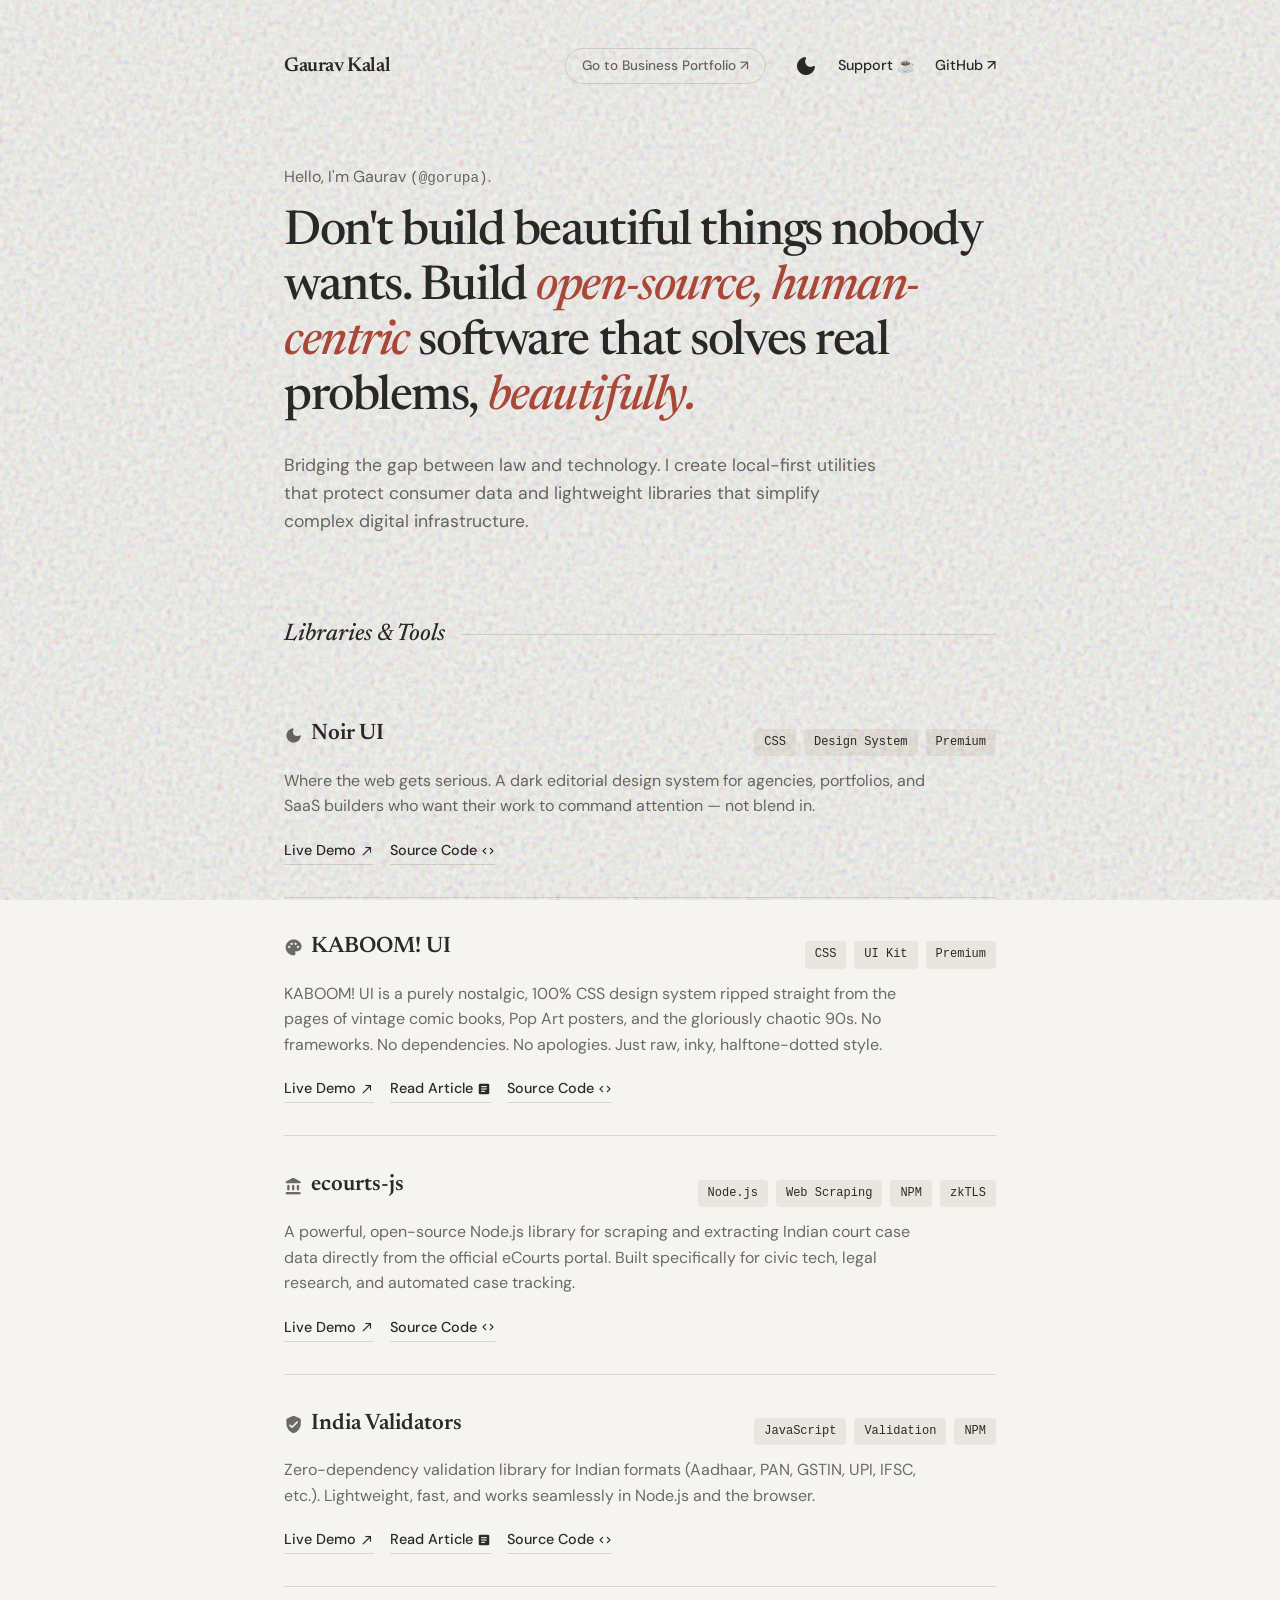
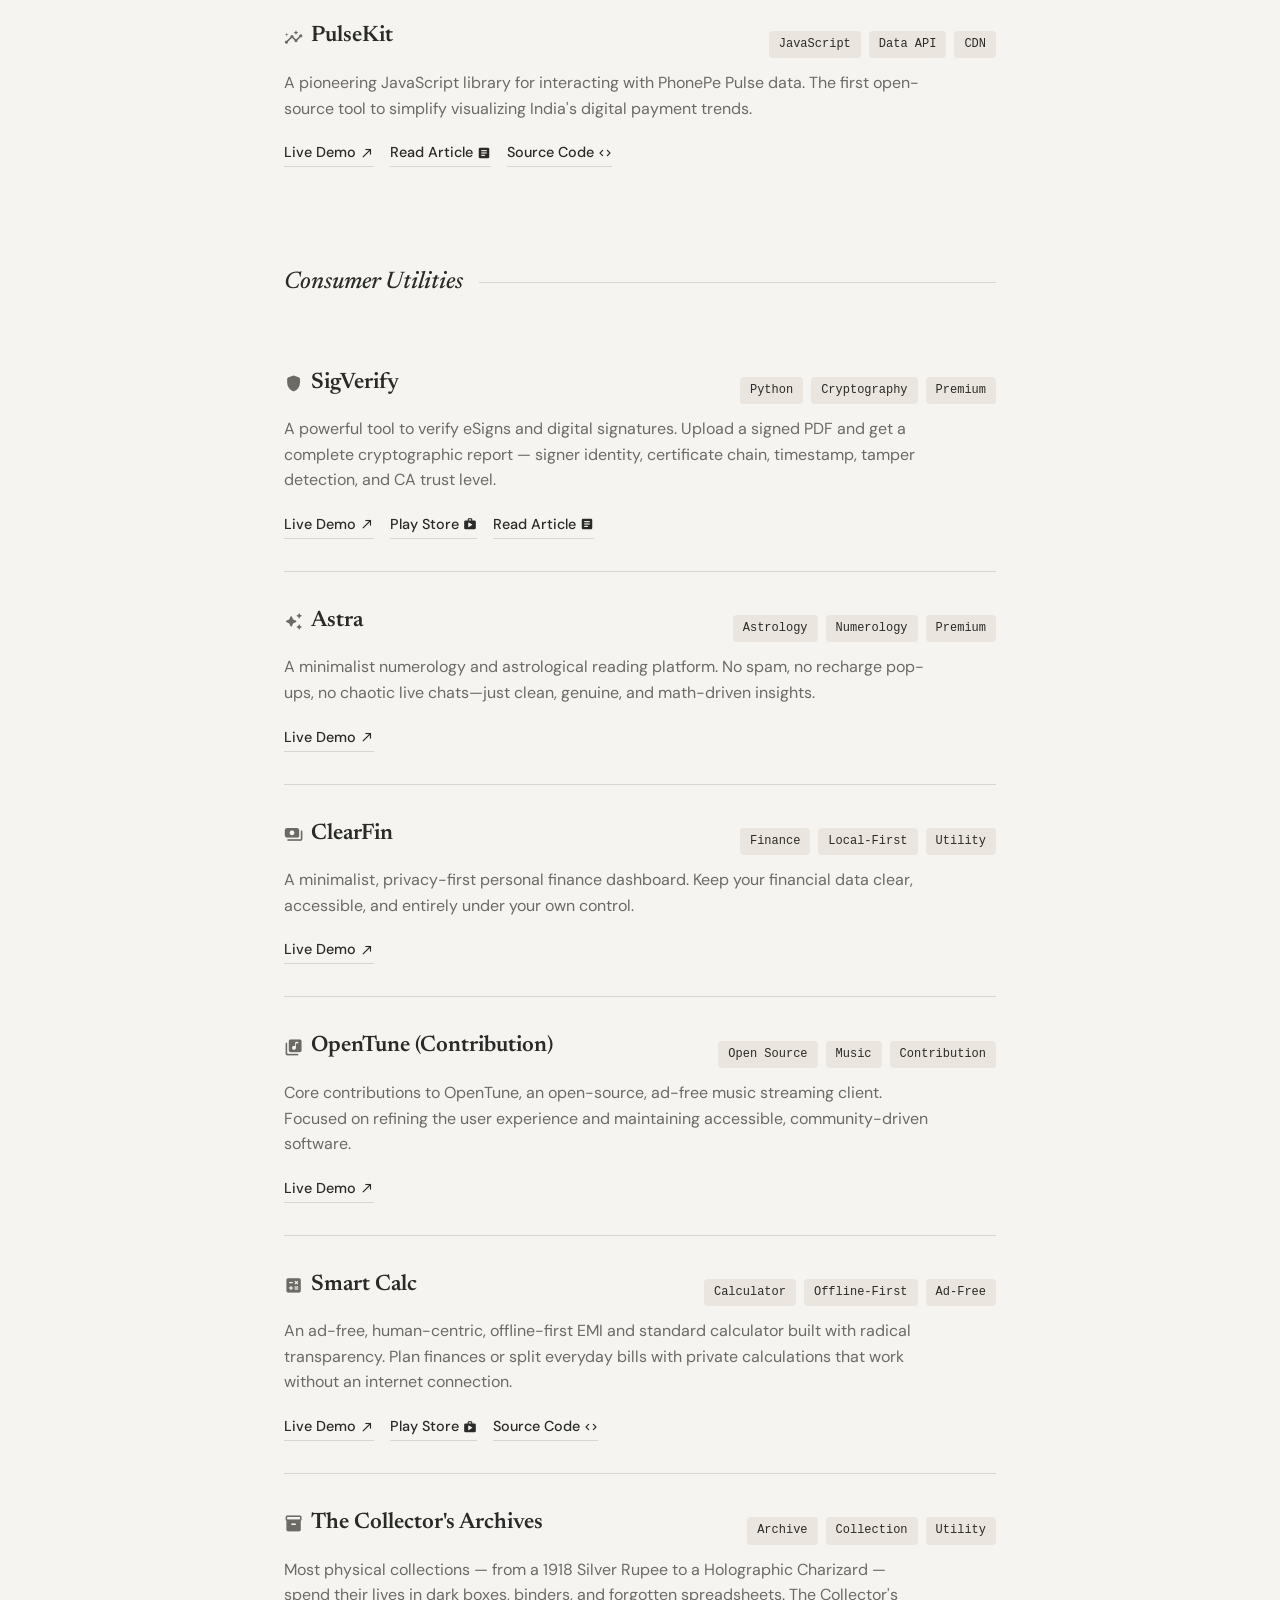
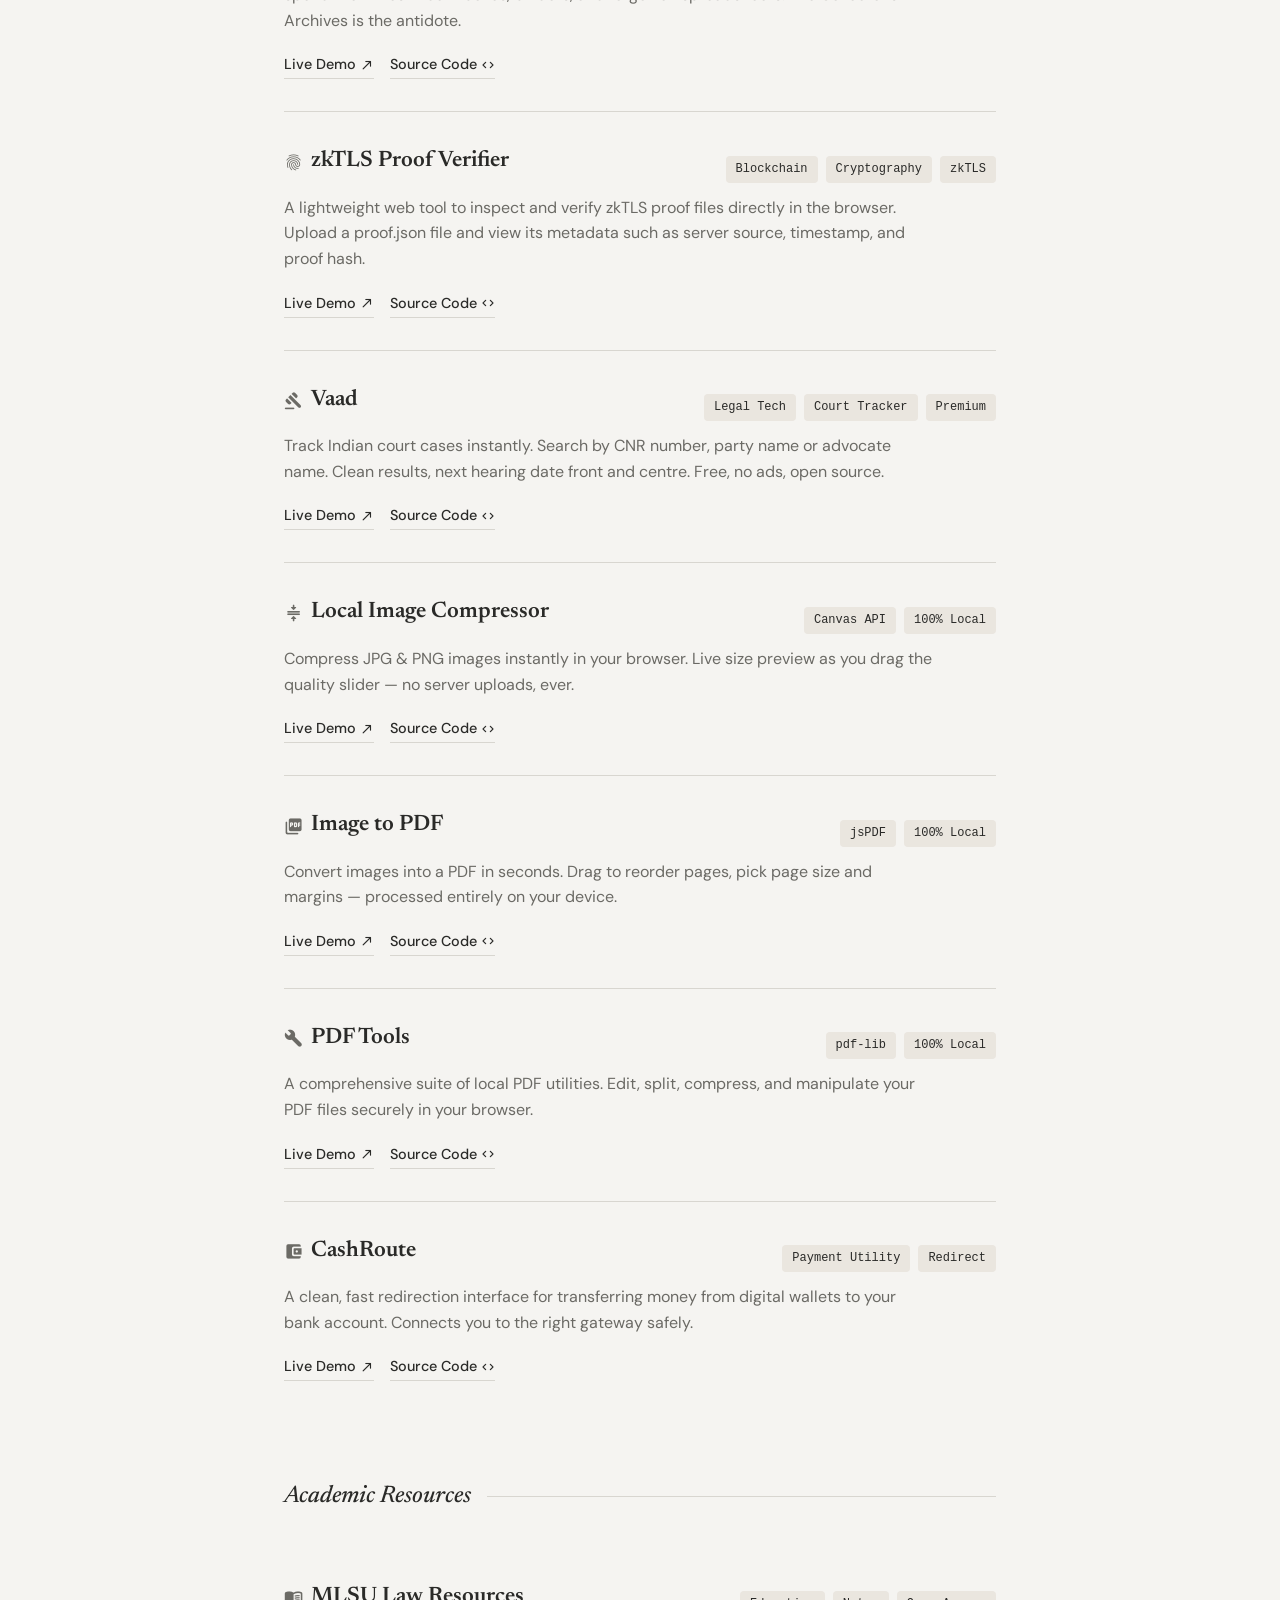
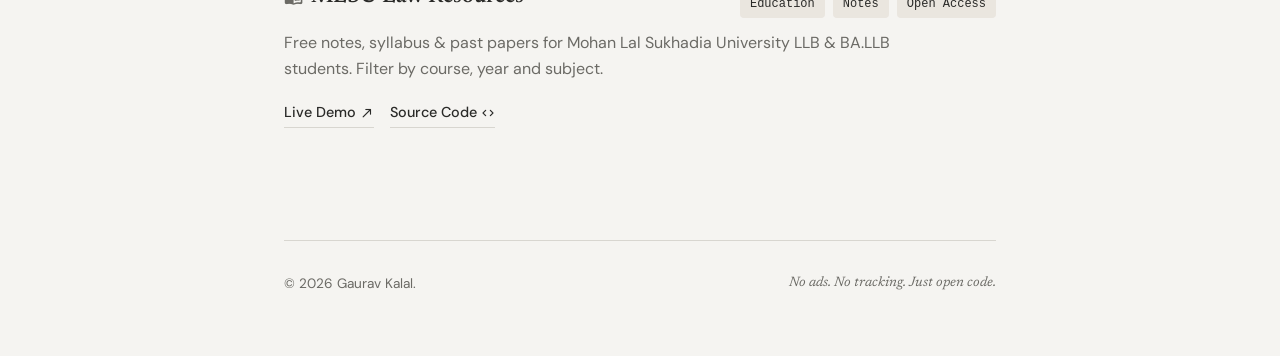
<file: index.html>
<!DOCTYPE html>
<html lang="en" data-theme="light">
<head>
    <meta charset="UTF-8">
    <meta name="viewport" content="width=device-width, initial-scale=1.0">
    <title>Gaurav Kalal — Open Source</title>
    <meta name="description" content="Building privacy-first consumer tools and pioneering developer libraries.">
    
    <link rel="icon" type="image/png" sizes="32x32" href="favicon-32x32.png">
    
    <link href="https://fonts.googleapis.com/css2?family=DM+Sans:wght@400;500;600&family=Newsreader:opsz,ital,wght@6..72,1,400;6..72,0,500;6..72,0,600;6..72,1,500&display=swap" rel="stylesheet">
    <link href="https://fonts.googleapis.com/icon?family=Material+Icons+Round" rel="stylesheet">
    <link rel="stylesheet" href="css/style.css">
</head>
<body>

<div class="texture-overlay"></div>

<div class="page-container">
    <header class="header">
        <div class="brand">Gaurav Kalal</div>
        <div class="header-actions">
            <!-- Minimalist Business Link -->
            <a href="https://raghav-communication.pages.dev/" class="minimal-btn">Go to Business Portfolio ↗</a>
            
            <button id="theme-toggle" class="icon-btn" aria-label="Toggle Theme">
                <span class="material-icons-round" id="theme-icon">dark_mode</span>
            </button>
            <a href="support.html" class="text-link">Support ☕</a>
            <a href="https://github.com/gorupa" target="_blank" rel="noopener" class="text-link">GitHub ↗</a>
        </div>
    </header>

    <section class="intro">
        <p class="greeting">Hello, I'm Gaurav <span class="handle">(@gorupa)</span>.</p>
        <h1 class="manifesto">
            Don't build beautiful things nobody wants. Build <em>open-source, human-centric</em> software that solves real problems, <em>beautifully.</em>
        </h1>
        <p class="bio">
            Bridging the gap between law and technology. I create local-first utilities that protect consumer data and lightweight libraries that simplify complex digital infrastructure.
        </p>
    </section>

    <main>
        <div class="section-title">
            <h2>Libraries & Tools</h2>
            <div class="line"></div>
        </div>
        <div class="project-list" id="libraries"></div>

        <div class="section-title">
            <h2>Consumer Utilities</h2>
            <div class="line"></div>
        </div>
        <div class="project-list" id="browser-tools"></div>

        <div class="section-title">
            <h2>Academic Resources</h2>
            <div class="line"></div>
        </div>
        <div class="project-list" id="student-projects"></div>
    </main>

    <footer class="footer">
        <p>© 2026 Gaurav Kalal.</p>
        <p class="manifesto-mini">No ads. No tracking. Just open code.</p>
    </footer>
</div>

<script src="js/main.js"></script>
</body>
</html>
</file>
<file: css/style.css>
/* ============================================
   Theme: Editorial & Organic
   ============================================ */

:root {
    /* Light Theme (Paper & Ink) */
    --bg: #F5F4F1;           /* Warm paper */
    --text-main: #2A2A28;    /* Soft charcoal ink */
    --text-muted: #6B6A65;
    --border: #D8D6D0;
    --accent: #B24C3B;       /* Muted terracotta */
    --accent-bg: #EAE6DF;
}

[data-theme="dark"] {
    /* Dark Theme (Slate & Chalk) */
    --bg: #1A1A19;           
    --text-main: #EAE8E3;    /* Chalky off-white */
    --text-muted: #9E9C98;
    --border: #3A3A38;
    --accent: #D98877;       
    --accent-bg: #2A2A28;
}

* { box-sizing: border-box; margin: 0; padding: 0; }

body {
    font-family: 'DM Sans', sans-serif;
    background-color: var(--bg);
    color: var(--text-main);
    line-height: 1.6;
    transition: background-color 0.4s ease, color 0.4s ease;
    -webkit-font-smoothing: antialiased;
}

/* Subtle physical texture overlay to make it feel "real" */
.texture-overlay {
    position: fixed;
    top: 0; left: 0; width: 100vw; height: 100vh;
    pointer-events: none;
    z-index: 999;
    opacity: 0.4;
    background-image: url("data:image/svg+xml,%3Csvg viewBox='0 0 200 200' xmlns='http://www.w3.org/2000/svg'%3E%3Cfilter id='noiseFilter'%3E%3CfeTurbulence type='fractalNoise' baseFrequency='0.8' numOctaves='3' stitchTiles='stitch'/%3E%3C/filter%3E%3Crect width='100%25' height='100%25' filter='url(%23noiseFilter)'/%3E%3C/svg%3E");
    mix-blend-mode: multiply;
}
[data-theme="dark"] .texture-overlay { opacity: 0.15; mix-blend-mode: overlay; }

.page-container {
    max-width: 760px;
    margin: 0 auto;
    padding: 48px 24px 80px;
}

/* Header */
.header {
    display: flex;
    justify-content: space-between;
    align-items: center;
    margin-bottom: 80px;
}
.brand {
    font-family: 'Newsreader', serif;
    font-weight: 600;
    font-size: 1.25rem;
    letter-spacing: -0.02em;
}
.header-actions {
    display: flex;
    align-items: center;
    gap: 20px;
}
.icon-btn {
    background: none; border: none;
    color: var(--text-main);
    cursor: pointer;
    display: flex; align-items: center;
    transition: color 0.2s;
}
.icon-btn:hover { color: var(--accent); }

.text-link {
    color: var(--text-main);
    text-decoration: none;
    font-size: 0.9rem;
    font-weight: 500;
    border-bottom: 1px solid transparent;
    transition: border-color 0.2s, color 0.2s;
}
.text-link:hover { border-color: var(--text-main); }

/* ============================================
   Minimalist Portfolio Link
   ============================================ */
.minimal-btn {
    font-size: 0.85rem;
    font-weight: 500;
    color: var(--text-muted);
    text-decoration: none;
    padding: 6px 16px;
    border: 1px solid var(--border);
    border-radius: 20px;
    transition: all 0.2s ease;
    margin-right: 8px; /* Slight offset from the theme icon */
}

.minimal-btn:hover {
    color: var(--text-main);
    border-color: var(--text-main);
    background-color: var(--accent-bg);
}

@media (max-width: 600px) {
    .minimal-btn {
        display: none; /* Hides on very small screens to keep header clean */
    }
}

/* Typography Focus Intro */
.intro { margin-bottom: 80px; }
.greeting {
    font-size: 1rem;
    color: var(--text-muted);
    margin-bottom: 16px;
}
.handle { font-family: 'DM Mono', monospace; font-size: 0.9em; }
.manifesto {
    font-family: 'Newsreader', serif;
    font-size: clamp(2rem, 5vw, 3rem);
    font-weight: 500;
    line-height: 1.15;
    letter-spacing: -0.03em;
    margin-bottom: 24px;
}
.manifesto em {
    font-style: italic;
    color: var(--accent);
}
.bio {
    font-size: 1.1rem;
    color: var(--text-muted);
    max-width: 600px;
}

/* Section Styling */
.section-title {
    display: flex;
    align-items: center;
    gap: 16px;
    margin-bottom: 32px;
    margin-top: 64px;
}
.section-title h2 {
    font-family: 'Newsreader', serif;
    font-weight: 500;
    font-size: 1.5rem;
    font-style: italic;
}
.line {
    flex: 1;
    height: 1px;
    background-color: var(--border);
}

/* Project List (Replacing rigid cards with flowing lists) */
.project-list {
    display: flex;
    flex-direction: column;
}
.project-item {
    padding: 32px 0;
    border-bottom: 1px solid var(--border);
    display: flex;
    flex-direction: column;
    gap: 12px;
}
.project-item:last-child { border-bottom: none; }

.project-header {
    display: flex;
    justify-content: space-between;
    align-items: baseline;
    flex-wrap: wrap;
    gap: 12px;
}
.project-title {
    font-family: 'Newsreader', serif;
    font-weight: 600;
    font-size: 1.4rem;
    color: var(--text-main);
    display: flex;
    align-items: center;
    gap: 8px;
}
.project-title .material-icons-round {
    font-size: 1.2rem;
    color: var(--text-muted);
}
.project-desc {
    font-size: 1rem;
    color: var(--text-muted);
    max-width: 650px;
}

/* Tags */
.tags {
    display: flex; gap: 8px; flex-wrap: wrap; margin-top: 4px;
}
.tag {
    font-family: 'DM Mono', monospace;
    font-size: 0.75rem;
    font-weight: 500;
    padding: 4px 10px;
    border-radius: 4px;
    background: var(--accent-bg);
    color: var(--text-main);
}

/* Links */
.project-links {
    display: flex; gap: 16px; margin-top: 8px;
}
.project-links a {
    font-size: 0.9rem;
    font-weight: 500;
    color: var(--text-main);
    text-decoration: none;
    display: flex; align-items: center; gap: 4px;
    border-bottom: 1px solid var(--border);
    padding-bottom: 2px;
    transition: border-color 0.2s, color 0.2s;
}
.project-links a:hover {
    color: var(--accent);
    border-color: var(--accent);
}
.project-links .material-icons-round { font-size: 14px; }

/* Footer */
.footer {
    margin-top: 80px;
    padding-top: 32px;
    border-top: 1px solid var(--border);
    display: flex;
    justify-content: space-between;
    font-size: 0.85rem;
    color: var(--text-muted);
}
.manifesto-mini { font-style: italic; font-family: 'Newsreader', serif; }

@media (max-width: 600px) {
    .manifesto { font-size: 2.2rem; }
    .footer { flex-direction: column; gap: 8px; }
}
</file>
